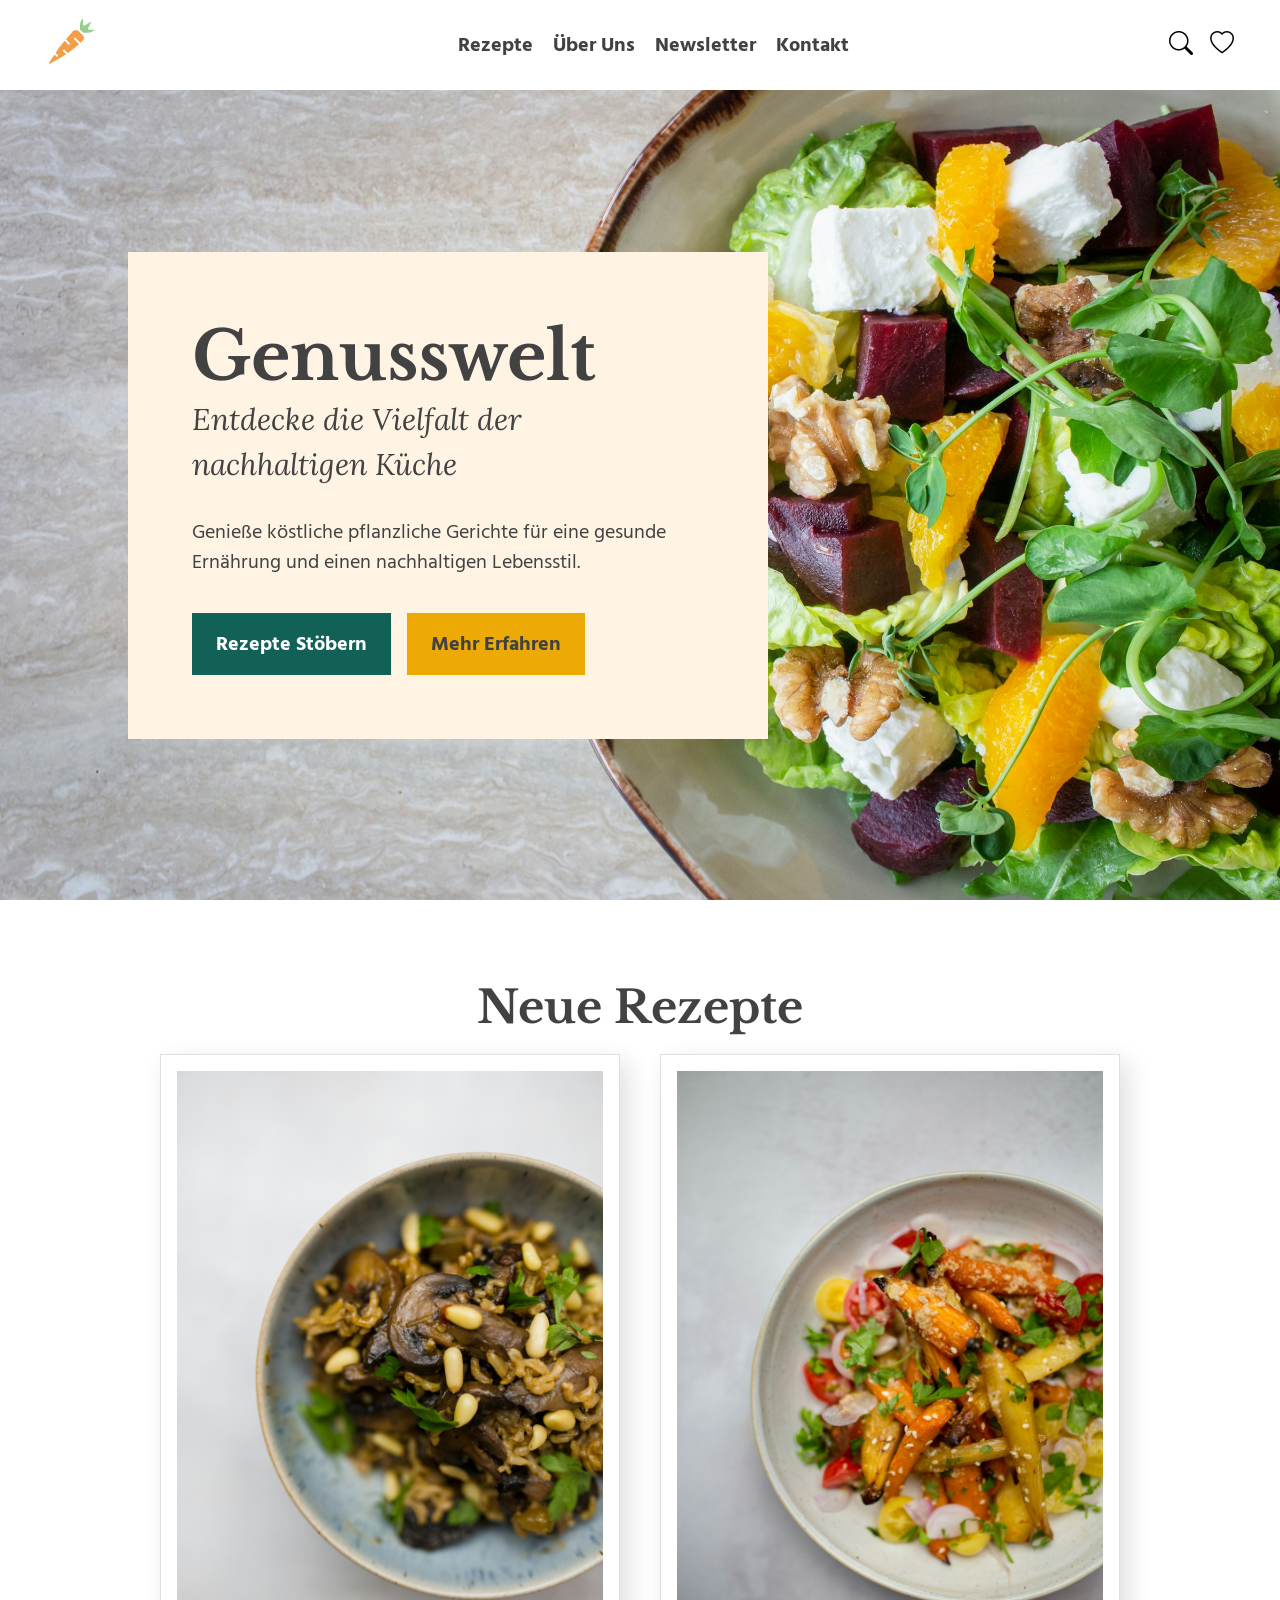
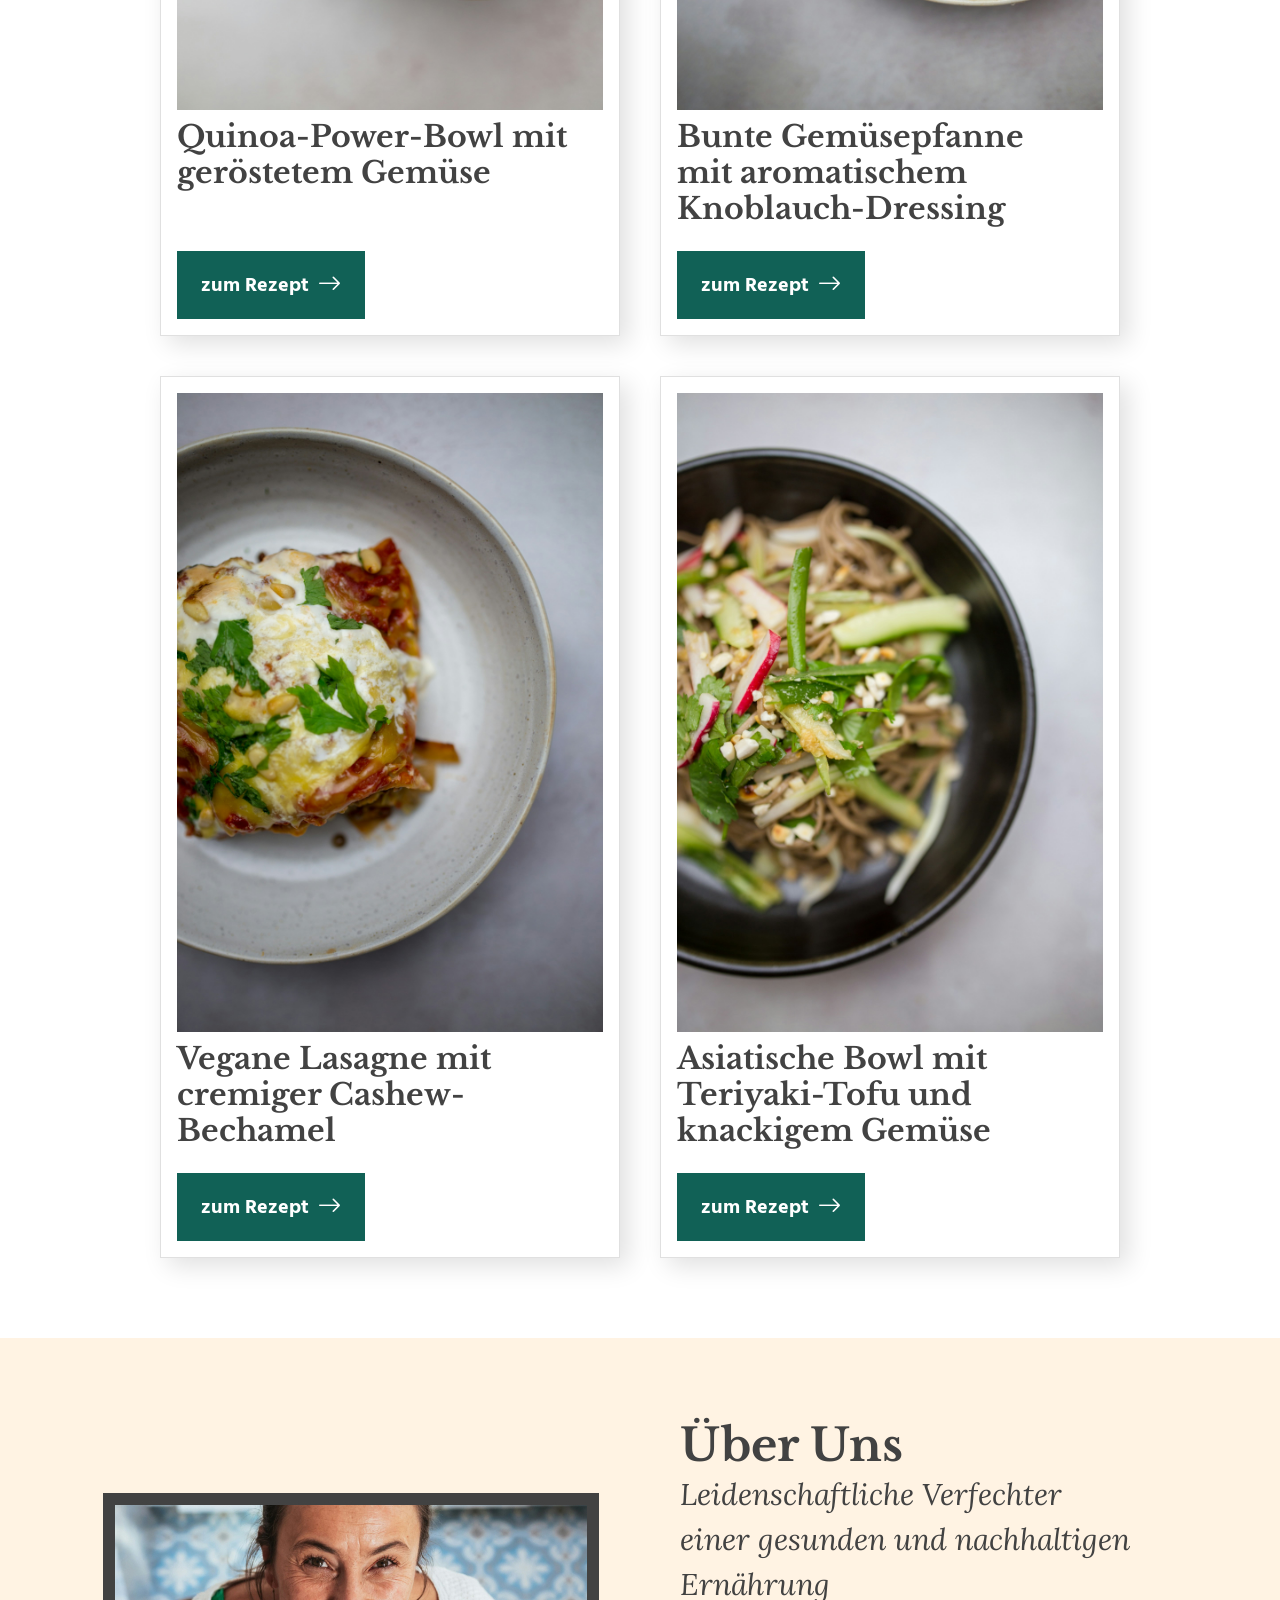
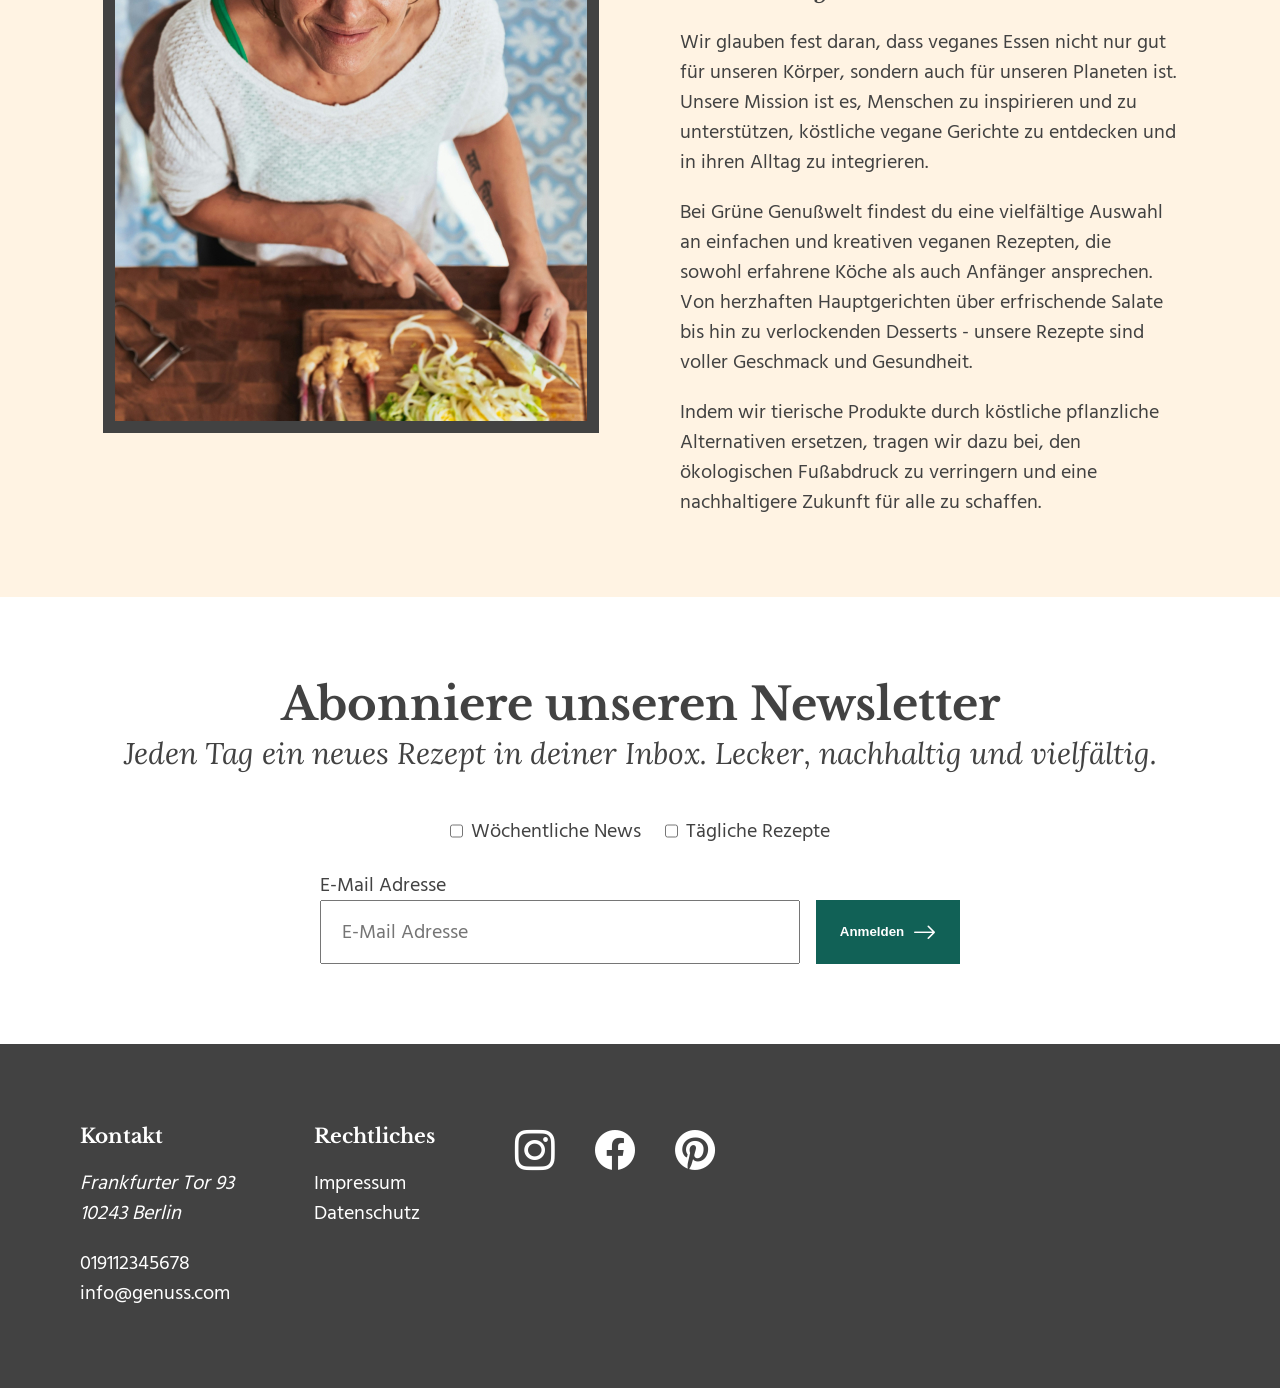
<file: index.html>
<!DOCTYPE html>
<html lang="de">

<head>
    <meta charset="UTF-8">
    <meta name="viewport" content="width=device-width, initial-scale=1.0">
    <title>Grüne Genusswelt</title>
    <meta name="description"
        content="Genieße köstliche pflanzliche Gerichte für eine gesunde Ernährung und einen nachhaltigen Lebensstil.">

    <meta name="author" content="Christine Hogg - karrieretutor.de">
    <link rel="icon" type="image/x-icon" href="images/gg-logo.png">
    <meta name="robots" content="index, follow">
    <link rel="stylesheet" href="assets/bootstrap-icons-1.13.2/bootstrap-icons.min.css">
    <link rel="stylesheet" href="css/fonts.css">
    <link rel="stylesheet" href="css/variables.css">
    <link rel="stylesheet" href="css/style.css">
    <link rel="stylesheet" href="css/sections.css">
</head>

<body>
    <header>
        <nav class="flex align-center px-2">
            <a aria-label="zur Startseite" href="index.html"><img src="images/gg-logo.png" alt=""></a>
            <ul class="flex nav-links">
                <li><a href="#rezepte">Rezepte</a></li>
                <li><a href="#about">Über Uns</a></li>
                <li><a href="#newsletter">Newsletter</a></li>
                <li><a href="#kontakt">Kontakt</a></li>
            </ul>
            <div class="icons">
                <button aria-label="suche"><i class="bi bi-search"></i></button>
                <button aria-label="favoriten"> <i class="bi bi-heart"></i></button>
            </div>
            <button aria-label="Menü" onclick="openNav()" class="hamburger"><i class="bi bi-list"></i></button>
        </nav>
        <!-- Overlay -->
        <div id="myNav" class="overlay px-2 py-2 display-none">
            <button onclick="closeNav()" class="closebtn"><i class="bi bi-x-lg"></i></button>
            <div class="overlay-content flex">
                <ul class="flex">
                    <li><a onclick="closeNav()" href="#rezepte">Rezepte</a></li>
                    <li><a onclick="closeNav()" href="#about">Über Uns</a></li>
                    <li><a onclick="closeNav()" href="#newsletter">Newsletter</a></li>
                    <li><a onclick="closeNav()" href="#kontakt">Kontakt</a></li>
                </ul>
            </div>
        </div>
    </header>
    <main>
        <section class="hero flex align-center">
            <div class="cta px-3 py-3 flex">
                <div>
                    <div>
                        <h1>Genusswelt</h1>
                        <p class="subheading">Entdecke die Vielfalt der nachhaltigen Küche</p>
                    </div>
                    <br>
                    <p>Genieße köstliche pflanzliche Gerichte für eine gesunde Ernährung und einen nachhaltigen
                        Lebensstil.</p>
                </div>
                <div class="buttons-container flex">
                    <a href="#rezepte" class="btn-primary btn">Rezepte Stöbern</a>
                    <a href="#about" class="btn-secondary btn">Mehr Erfahren</a>
                </div>
            </div>
        </section>
        <!-- Neue Rezepte -->
        <section id="rezepte" class="neue-rezepte flex align-center py-4">
            <h2>Neue Rezepte</h2>
            <div class="card-container">
                <article class="card">
                    <div>
                        <img src="images/rezept-1.jpg" alt="Eine Quinoa-Power-Bowl mit geröstetem Gemüse">
                        <h3>Quinoa-Power-Bowl mit geröstetem Gemüse</h3>
                    </div>
                    <a class="btn btn-primary" href="rezept-1.html">zum Rezept <i class="bi bi-arrow-right"></i></a>
                </article>
                <article class="card">
                    <div>
                        <img src="images/rezept-2.jpg" alt="Bunte Gemüsepfanne mit aromatischem Knoblauch-Dressing">
                        <h3>Bunte Gemüsepfanne mit aromatischem Knoblauch-Dressing</h3>
                    </div>
                    <a class="btn btn-primary" href="">zum Rezept <i class="bi bi-arrow-right"></i></a>
                </article>
                <article class="card">
                    <div>
                        <img src="images/rezept-3.jpg" alt="Eine Vegane Lasagne mit cremiger Cashew-Bechamel">
                        <h3>Vegane Lasagne mit cremiger Cashew-Bechamel</h3>
                    </div>
                    <a class="btn btn-primary" href="">zum Rezept <i class="bi bi-arrow-right"></i></a>
                </article>
                <article class="card">
                    <div>
                        <img src="images/rezept-4.jpg"
                            alt="Eine Asiatische Bowl mit Teriyaki-Tofu und knackigem Gemüse">
                        <h3>Asiatische Bowl mit Teriyaki-Tofu und knackigem Gemüse</h3>
                    </div>
                    <a class="btn btn-primary" href="">zum Rezept <i class="bi bi-arrow-right"></i></a>
                </article>
            </div>
        </section>
        <!-- Über Uns -->
        <section id="about" class="about flex justify-center align-center px-4 py-4">
            <div>
                <img src="images/gg-profile-pic.jpg" alt="Eine Person, die Gemüse schneidet">
            </div>
            <div class="about-text flex">
                <div>
                    <h2>Über Uns</h2>
                    <p class="subheading">Leidenschaftliche Verfechter einer gesunden und nachhaltigen Ernährung</p>
                </div>
                <p>Wir glauben fest daran, dass veganes Essen nicht nur gut für unseren Körper, sondern auch für unseren
                    Planeten ist. Unsere Mission ist es, Menschen zu inspirieren und zu unterstützen, köstliche vegane
                    Gerichte zu entdecken und in ihren Alltag zu integrieren.</p>
                <p>Bei Grüne Genußwelt findest du eine vielfältige Auswahl an einfachen und kreativen veganen Rezepten,
                    die sowohl erfahrene Köche als auch Anfänger ansprechen. Von herzhaften Hauptgerichten über
                    erfrischende Salate bis hin zu verlockenden Desserts - unsere Rezepte sind voller Geschmack und
                    Gesundheit.</p>
                <p>Indem wir tierische Produkte durch köstliche pflanzliche Alternativen ersetzen, tragen wir dazu bei,
                    den ökologischen Fußabdruck zu verringern und eine nachhaltigere Zukunft für alle zu schaffen.</p>
            </div>
        </section>
        <!-- Newsletter -->
        <section id="newsletter" class="newsletter flex justify-center text-align-center px-4 py-4">
            <div>
                <h2>Abonniere unseren Newsletter</h2>
                <p class="subheading">Jeden Tag ein neues Rezept in deiner Inbox. Lecker, nachhaltig und vielfältig.</p>
            </div>
            <form action="#" method="post" class="newsletter-form flex">
                <div class="checkboxes flex justify-center">
                    <div class="checkbox-1 flex">
                        <input type="checkbox" name="weekly" id="weekly">
                        <label for="weekly">Wöchentliche News</label>
                    </div>
                    <div class="checkbox-2 flex">
                        <input type="checkbox" name="daily" id="daily">
                        <label for="daily">Tägliche Rezepte</label>
                    </div>
                </div>
                <div class="anmelden flex justify-center">
                    <div class="flex text-align-left">
                        <label for="email">E-Mail Adresse</label>
                        <input type="email" id="email" name="email" placeholder="E-Mail Adresse">
                    </div>
                    <button class="btn-primary btn" type="submit">Anmelden <i class="bi bi-arrow-right"></i></button>
                </div>
            </form>
        </section>
    </main>
    <footer id="kontakt" class="flex px-4 py-4">
        <div class="contact flex">
            <h4>Kontakt</h4>
            <address>Frankfurter Tor 93 <br>
                10243 Berlin</address>
            <div>
                <a href="tel:019112345678">019112345678</a><br>
                <a href="mailto:info@genuss.com">info@genuss.com</a>
            </div>
        </div>
        <div class="rechtliches flex">
            <h4>Rechtliches</h4>
            <ul>
                <li><a href="#">Impressum</a></li>
                <li><a href="#">Datenschutz</a></li>
            </ul>
        </div>
        <div class="social-icons flex">
            <a aria-label="instagram" href="#"><i class="bi bi-instagram"></i></a>
            <a aria-label="facebook" href="#"><i class="bi bi-facebook"></i></a>
            <a aria-label="pinterest" href="#"><i class="bi bi-pinterest"></i></a>
        </div>
    </footer>
    <script>
        function openNav() {
            document.getElementById("myNav").classList.add("display-block");
            document.querySelector("main").style.filter = "brightness(45%)";
            document.querySelector("body").style.overflow = "hidden";
        }

        function closeNav() {
            document.getElementById("myNav").classList.remove("display-block");
            document.querySelector("main").style.filter = "brightness(100%)";
            document.querySelector("body").style.overflow = "visible";
        }
    </script>
</body>

</html>
</file>
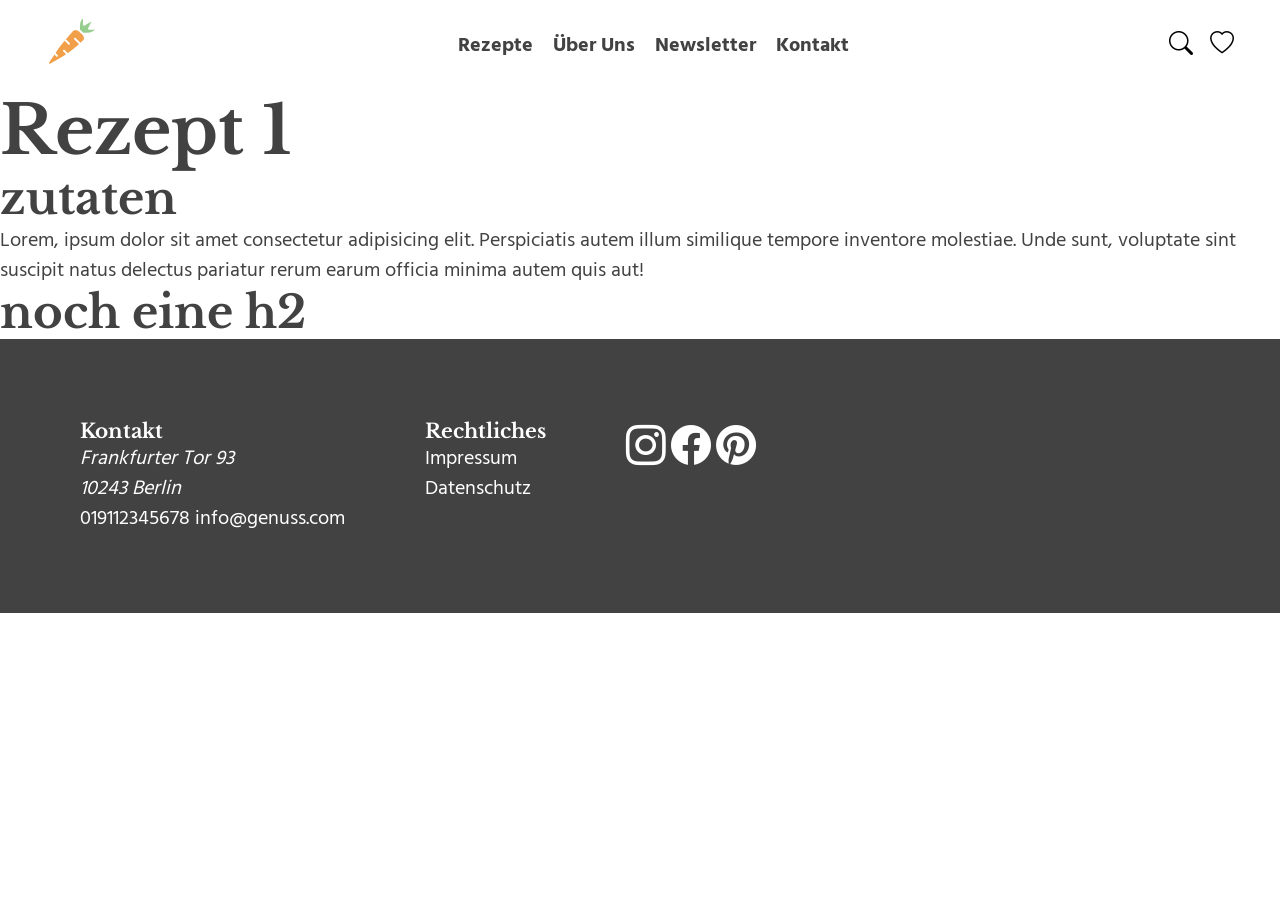
<file: rezept-1.html>
<!DOCTYPE html>
<html lang="de">

<head>
    <meta charset="UTF-8">
    <meta name="viewport" content="width=device-width, initial-scale=1.0">
    <title>Grüne Genusswelt</title>
    <meta name="description"
        content="Genieße köstliche pflanzliche Gerichte für eine gesunde Ernährung und einen nachhaltigen Lebensstil.">

    <meta name="author" content="Christine Hogg - karrieretutor.de">
    <link rel="icon" type="image/x-icon" href="images/gg-logo.png">
    <meta name="robots" content="index, follow">
    <link rel="stylesheet" href="assets/bootstrap-icons-1.13.2/bootstrap-icons.min.css">
    <link rel="stylesheet" href="css/fonts.css">
    <link rel="stylesheet" href="css/variables.css">
    <link rel="stylesheet" href="css/style.css">
    <link rel="stylesheet" href="css/sections.css">
</head>

<body>
    <header>
        <nav class="flex align-center px-2">
            <a href="index.html"><img src="images/gg-logo.png" alt=""></a>
            <ul class="flex">
                <li><a href="#rezepte">Rezepte</a></li>
                <li><a href="#about">Über Uns</a></li>
                <li><a href="#newsletter">Newsletter</a></li>
                <li><a href="#kontakt">Kontakt</a></li>
            </ul>
            <div class="icons">
                <button><i class="bi bi-search"></i></button>
                <button> <i class="bi bi-heart"></i></button>
            </div>
        </nav>

    </header>
    <main>
        <section>
            <h1>Rezept 1</h1>
            <h2>zutaten</h2>
            <p>Lorem, ipsum dolor sit amet consectetur adipisicing elit. Perspiciatis autem illum similique tempore
                inventore molestiae. Unde sunt, voluptate sint suscipit natus delectus pariatur rerum earum officia
                minima autem quis aut!</p>
            <h2>noch eine h2</h2>
        </section>
    </main>
    <footer class="flex px-4 py-4">
        <div class="contact">
            <h4>Kontakt</h4>
            <address>Frankfurter Tor 93 <br>
                10243 Berlin</address>
            <a href="tel:019112345678">019112345678</a>
            <a href="mailto:info@genuss.com">info@genuss.com</a>
        </div>
        <div class="rechtliches">
            <h4>Rechtliches</h4>
            <ul>
                <li><a href="#">Impressum</a></li>
                <li><a href="#">Datenschutz</a></li>
            </ul>
        </div>
        <div class="social-icons">
            <a href="#"><i class="bi bi-instagram"></i></a>
            <a href="#"><i class="bi bi-facebook"></i></a>
            <a href="#"><i class="bi bi-pinterest"></i></a>
        </div>
    </footer>
</body>

</html>
</file>
<file: css/fonts.css>
@font-face {
    font-family: 'Hind Madurai';
    src: url('../fonts/HindMadurai-Regular.woff2') format('woff2'), url('../fonts/HindMadurai-Regular.woff') format('woff');
    font-weight: normal;
    font-style: normal;
    font-display: swap;
}

@font-face {
    font-family: 'Hind Madurai';
    src: url('../fonts/HindMadurai-Bold.woff2') format('woff2'), url('../fonts/HindMadurai-Bold.woff') format('woff');
    font-weight: bold;
    font-style: normal;
    font-display: swap;
}

@font-face {
    font-family: 'Libre Baskerville';
    src: url('../fonts/LibreBaskerville-Bold.woff2') format('woff2'), url('../fonts/LibreBaskerville-Bold.woff') format('woff');
    font-weight: bold;
    font-style: normal;
    font-display: swap;
}

@font-face {
    font-family: 'Lora';
    src: url('../fonts/Lora-Italic.woff2') format('woff2'), url('../fonts/Lora-Italic.woff') format('woff');
    font-weight: normal;
    font-style: italic;
    font-display: swap;
}
</file>
<file: css/variables.css>
:root {
    --primary: #116156;
    --secondary: #EDAA05;
    --base: #FFF3E3;
    --base-opacity: rgba(255, 243, 227, 0.8);
    --light: #E0E0E0;
    --dark: #424242;
    --body-text: 'Hind Madurai', Arial, Helvetica, sans-serif;
    --display-text: 'Libre Baskerville', 'Times New Roman', serif;
    --subheading: 'Lora', 'Times New Roman', serif;
}
</file>
<file: css/style.css>
*,
*::before,
*::after {
    box-sizing: border-box;
    margin: 0;
    scroll-behavior: smooth;
}

/* Schriften */
html {
    font-family: var(--body-text);
    /* 125% = 20px (die neue Basisschriftgröße) */
    /* 100% = 16px */
    font-size: 125%;
    color: var(--dark);
    text-wrap: pretty;
    line-height: 1.5;
}

h1 {
    /* 3.375 * 20px (die neue Basisschriftgröße) */
    font-size: 3.375rem;
}

h2 {
    font-size: 2.25rem;
}

.subheading {
    font-size: 1.5rem;
    font-family: var(--subheading);
}

h3 {
    font-size: 1.5rem;
}

h4 {
    font-size: 1rem;
}

h1,
h2,
h3,
h4 {
    font-family: var(--display-text);
    line-height: 1.2;
    letter-spacing: -2;
}

/* Abstände */
/* Horizontal */
/* p = padding */
/* x = horizontal */
.px-1 {
    padding-left: 1rem;
    padding-right: 1rem;
}

.px-2 {
    padding-left: 2rem;
    padding-right: 2rem;
}

.px-3 {
    padding-left: 3.2rem;
    padding-right: 3.2rem;
}

.px-4 {
    padding-left: 4rem;
    padding-right: 4rem;
}

/* Vertikal */
.py-1 {
    padding-top: 1rem;
    padding-bottom: 1rem;
}

.py-2 {
    padding-top: 2rem;
    padding-bottom: 2rem;
}

.py-3 {
    padding-top: 3.2rem;
    padding-bottom: 3.2rem;
}

.py-4 {
    padding-top: 4rem;
    padding-bottom: 4rem;
}

/* Bilder reponsiv */
img {
    max-width: 100%;
    height: auto;
}

/* Schriftformatierung */
.text-align-center {
    text-align: center;
}

.text-align-left {
    text-align: left;
}

/* Flex */
.flex {
    display: flex;
}

.align-center {
    align-items: center;
}

.justify-center {
    justify-content: center;
}

/* Links */
a {
    color: var(--dark);
    text-decoration: none;
    font-weight: bold;
}

/* Buttons */
.btn {
    padding: 0.8rem 1.2rem;
    border: none;
    text-align: center;
    display: flex;
    align-items: center;
    justify-content: center;
    gap: 0.4rem;
    font-weight: bold;
    cursor: pointer;
}

.btn-primary {
    background-color: var(--primary);
    color: white;
}

.btn-secondary {
    background-color: var(--secondary);
}

button {
    border: none;
    background-color: transparent;
    cursor: pointer;
}

a:hover,
.btn:hover {
    filter: brightness(80%);
    text-decoration: underline;
}

a:focus-visible,
button:focus-visible {
    outline: 2px solid var(--primary);
}

i {
    font-size: 1.2rem;
}

@media screen and (width<=992px) {
    html {
        font-size: 100%;
    }
}
</file>
<file: css/sections.css>
/* Header */
/* Navigation */
nav {
    justify-content: space-between;
    min-height: 10vh;
}

nav ul {
    list-style-type: none;
    gap: 1rem;
}

/* Hero */
.hero {
    background-image: url("../images/gg-hero.jpg");
    background-position: center;
    background-size: cover;
    min-height: 90vh;
}

.cta {
    flex-direction: column;
    gap: 1.8rem;
    background-color: var(--base);
    margin-left: 10%;
    /* width: 50%;
    max-width: 800px; */
    width: min(800px, 50%);
}

.buttons-container {
    gap: 0.8rem;
}

/* Neue Rezepte */
.neue-rezepte {
    flex-direction: column;
    gap: 1rem;

}

.card-container {
    display: grid;
    /* auto-fit = Spaltenanzahl wird automatisch berechnet */
    grid-template-columns: repeat(auto-fit, minmax(320px, 1fr));
    gap: 2rem;
    width: 75%;
}

.card {
    border: 1px solid var(--light);
    box-shadow: 8px 8px 24px #E0E0E0;
    padding: 0.8rem;
    display: flex;
    flex-direction: column;
    gap: 1.2rem;
    justify-content: space-between;
    align-items: start;
}

/* About */
.about {
    background-color: var(--base);
    gap: 4rem;
    flex-wrap: wrap;
}

.about>div {
    flex-grow: 0;
    flex-shrink: 1;
    flex-basis: 497px;
}

.about-text {
    flex-direction: column;
    gap: 1rem;
}

/* Newsletter */
.newsletter {
    flex-direction: column;
    gap: 2rem;
}

input,
select,
textarea {
    font: inherit;
}

.newsletter-form {
    flex-direction: column;
    gap: 1.2rem;
}

.checkboxes {
    gap: 1.2rem;
}

.checkbox-1,
.checkbox-2 {
    gap: 0.4rem;
    accent-color: var(--light);
}

.anmelden {
    gap: 0.8rem;
    align-items: end;
    flex-wrap: wrap;
}

.anmelden>div {
    flex-direction: column;
}

.anmelden input[type="email"] {
    min-height: 3.2rem;
    width: 24rem;
    padding: 0 1rem;
}

.anmelden button {
    min-height: 3.2rem;
    line-height: 0;
}

/* footer */
footer {
    background-color: var(--dark);
    color: white;
    gap: 4rem;
    flex-wrap: wrap;
}

footer a {
    color: white;
    font-weight: normal;
}

footer ul {
    list-style: none;
    padding: 0;
}

.social-icons {
    gap: 2rem;
}

footer i {
    font-size: 2rem;
}

.contact,
.rechtliches {
    flex-direction: column;
    gap: 1rem;
}

/* Hamburger */
.hamburger {
    display: none;
}

/* Overlay */
.overlay {
    position: absolute;
    top: 0;
    right: 0;
    background-color: white;
    height: 100svh;
    width: 50%;
    z-index: 9999;
}

.overlay-content ul {
    flex-direction: column;
    gap: 1rem;
    margin-top: 2rem;
    list-style-type: none;
    padding: 0;
}

.overlay-content a {
    font-size: 1.25rem;
}

.closebtn i,
.hamburger i {
    font-size: 1.8rem;
}

/* Overlay Navigation */
.display-none {
    display: none;
}

.display-block {
    display: block;
}

@media screen and (width<=992px) {
    .cta {
        width: 75%;
        margin: 0 auto;
        text-align: center;
    }

    .buttons-container {
        flex-direction: column;
        align-items: center;
    }

    .buttons-container a {
        min-width: 14rem;
    }
}

@media screen and (width<576px) {

    nav .icons,
    .nav-links {
        display: none;
    }

    .hamburger {
        display: block;
    }

    .hero {
        align-items: flex-end;
    }

    .cta {
        width: 100%;
        background-color: var(--base-opacity);
    }

    .card-container {
        width: 90%;
    }

    .card {
        align-items: stretch;
        text-align: center;
    }

    .about {
        padding: 1rem;
    }

    .newsletter {
        padding: 1rem;
    }

    .anmelden input[type="email"] {
        width: 100%;
    }

    .anmelden div {
        width: 100%;
    }
}
</file>
